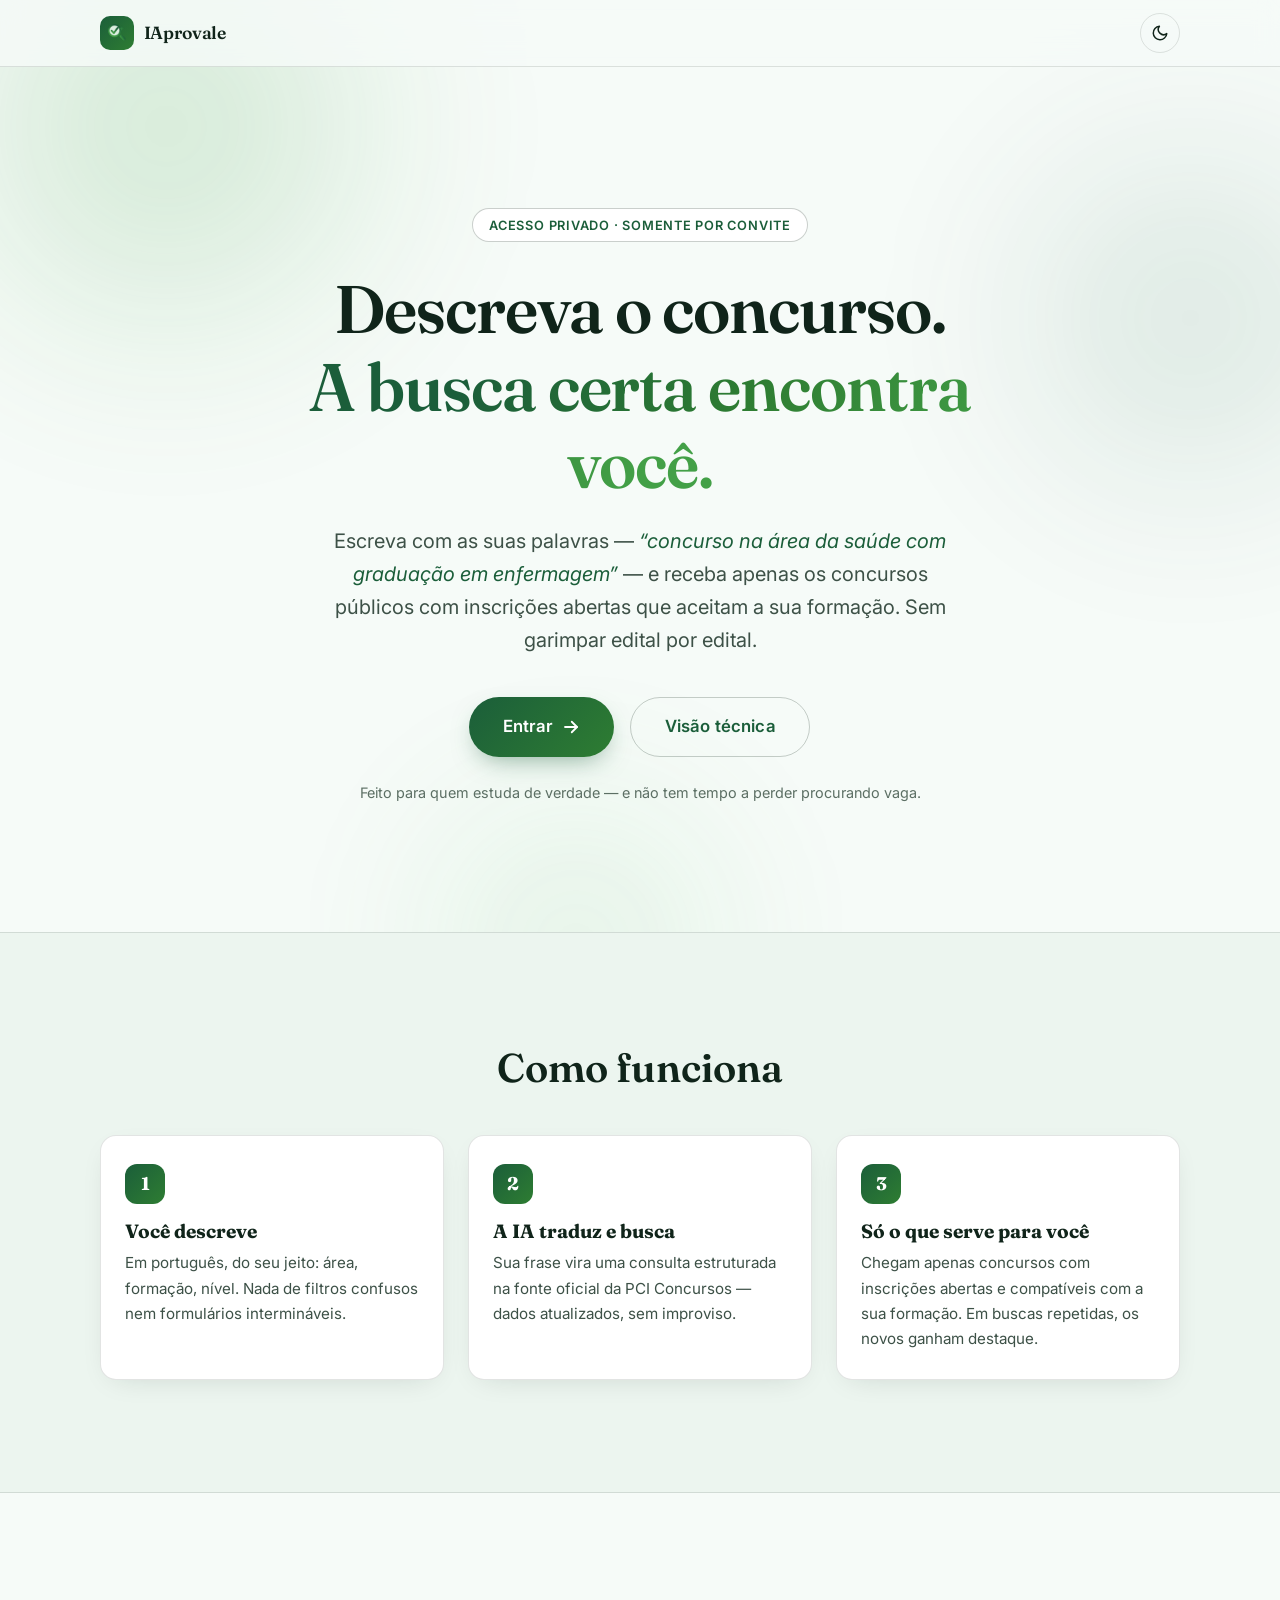
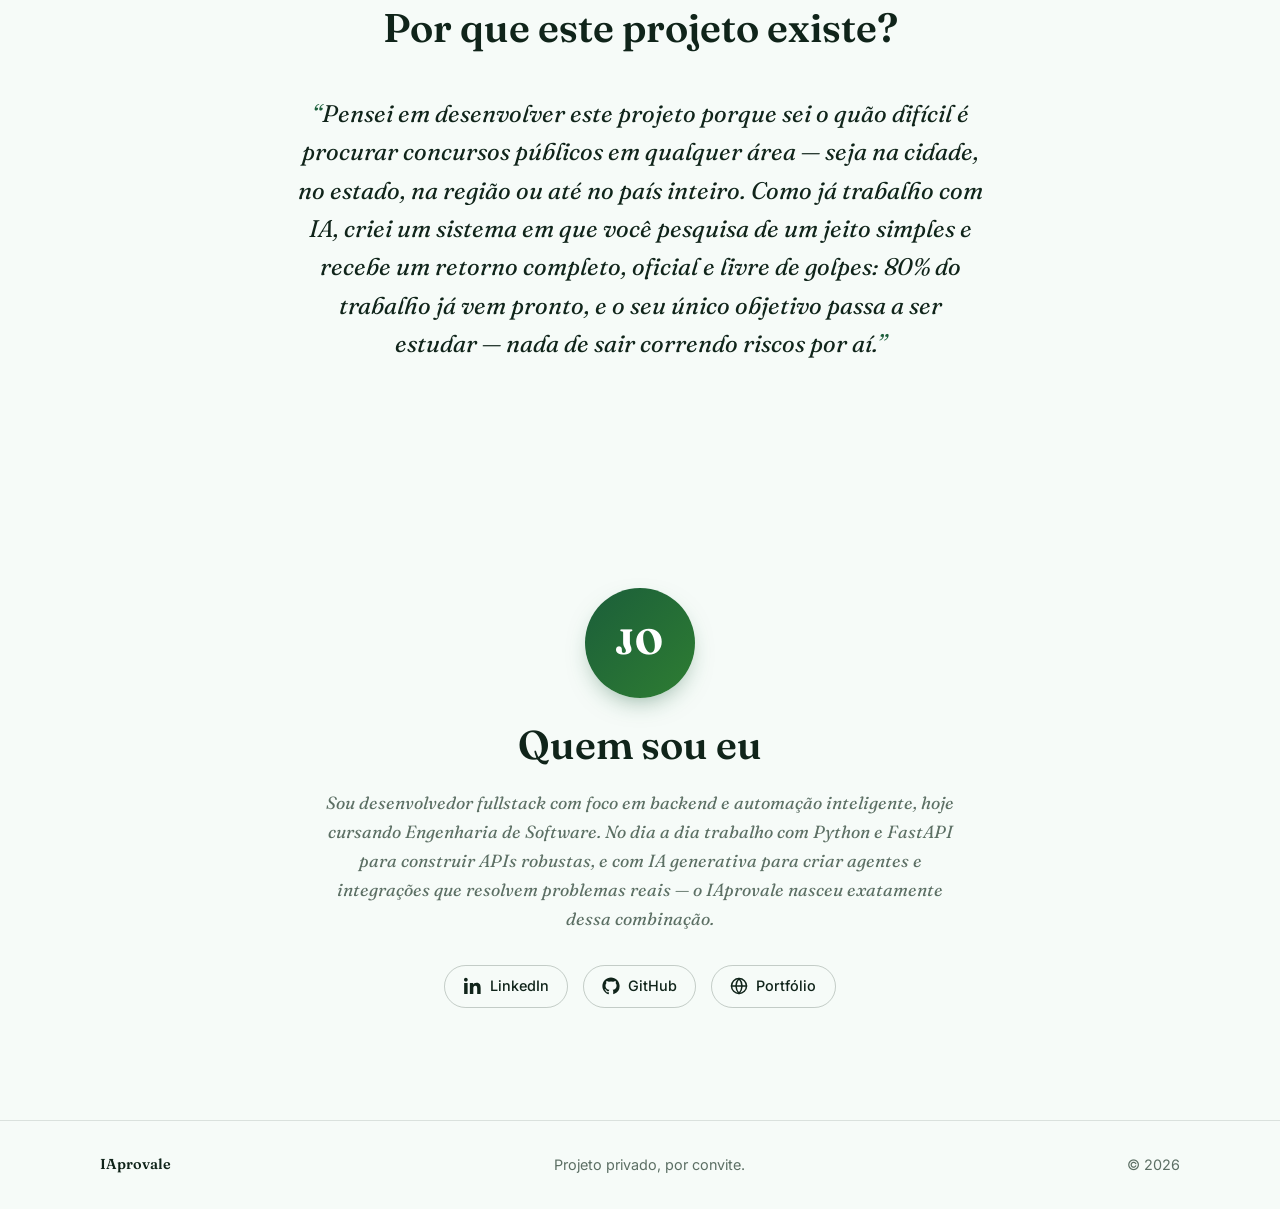
<file: web-app/homepage/index.html>
<!DOCTYPE html>
<html lang="pt-BR">
<head>
  <meta charset="UTF-8">
  <meta name="viewport" content="width=device-width, initial-scale=1.0, viewport-fit=cover">
  <meta name="description" content="IAprovale — descreva em português o concurso público que você procura e receba só as vagas abertas compatíveis com a sua formação. Acesso privado, por convite.">
  <title>IAprovale — Encontre o concurso certo para a sua formação</title>

  <script>
    (function () {
      var stored = null;
      try { stored = localStorage.getItem("cf-theme"); } catch (e) {}
      var theme = stored || (window.matchMedia && window.matchMedia("(prefers-color-scheme: dark)").matches ? "dark" : "light");
      document.documentElement.setAttribute("data-theme", theme);
    })();
  </script>

  <link rel="preconnect" href="https://fonts.googleapis.com">
  <link rel="preconnect" href="https://fonts.gstatic.com" crossorigin>
  <link href="https://fonts.googleapis.com/css2?family=Fraunces:opsz,wght@9..144,500;9..144,600;9..144,700&family=Inter:wght@400;500;600;700&display=swap" rel="stylesheet">

  <link rel="icon" href="assets/favicon.ico" sizes="any">
  <link rel="icon" type="image/png" href="assets/logo.png">
  <link rel="apple-touch-icon" href="assets/logo.png">

  <link rel="stylesheet" href="css/style.css">
</head>
<body>

  <header class="site-header">
    <div class="container header-inner">
      <a class="brand" href="#topo" aria-label="IAprovale — início">
        <span class="brand-mark" aria-hidden="true">
          <img src="assets/logo.png" alt="" width="24" height="24" class="brand-logo">
        </span>
        <span class="brand-name">IAprovale</span>
      </a>

      <button id="theme-toggle" class="theme-toggle" type="button" aria-label="Alternar tema claro/escuro">
        <svg class="icon-sun" viewBox="0 0 24 24" width="18" height="18" fill="none" stroke="currentColor" stroke-width="2" stroke-linecap="round" stroke-linejoin="round" aria-hidden="true">
          <circle cx="12" cy="12" r="4"></circle>
          <line x1="12" y1="2" x2="12" y2="4.5"></line>
          <line x1="12" y1="19.5" x2="12" y2="22"></line>
          <line x1="2" y1="12" x2="4.5" y2="12"></line>
          <line x1="19.5" y1="12" x2="22" y2="12"></line>
          <line x1="4.9" y1="4.9" x2="6.7" y2="6.7"></line>
          <line x1="17.3" y1="17.3" x2="19.1" y2="19.1"></line>
          <line x1="4.9" y1="19.1" x2="6.7" y2="17.3"></line>
          <line x1="17.3" y1="6.7" x2="19.1" y2="4.9"></line>
        </svg>
        <svg class="icon-moon" viewBox="0 0 24 24" width="18" height="18" fill="none" stroke="currentColor" stroke-width="2" stroke-linecap="round" stroke-linejoin="round" aria-hidden="true">
          <path d="M21 12.8A9 9 0 1 1 11.2 3a7 7 0 0 0 9.8 9.8z"></path>
        </svg>
      </button>
    </div>
  </header>

  <main id="topo">

    <section class="hero" aria-labelledby="hero-title">
      <div class="hero-bg" aria-hidden="true">
        <span class="blob blob-1"></span>
        <span class="blob blob-2"></span>
        <span class="blob blob-3"></span>
      </div>

      <div class="container hero-inner">
        <p class="hero-badge">Acesso privado &middot; somente por convite</p>

        <h1 id="hero-title" class="hero-title">
          Descreva o concurso.<br>
          <span class="hero-title-accent">A busca certa encontra você.</span>
        </h1>

        <p class="hero-sub">
          Escreva com as suas palavras — <em>&ldquo;concurso na área da saúde com graduação em enfermagem&rdquo;</em> —
          e receba apenas os concursos públicos com inscrições abertas que aceitam a sua formação.
          Sem garimpar edital por edital.
        </p>

        <div class="hero-cta">
          <button id="cta-primary" class="btn btn-primary btn-lg" type="button">
            Entrar
            <svg viewBox="0 0 24 24" width="18" height="18" fill="none" stroke="currentColor" stroke-width="2.4" stroke-linecap="round" stroke-linejoin="round" aria-hidden="true">
              <line x1="4" y1="12" x2="20" y2="12"></line>
              <polyline points="13 5 20 12 13 19"></polyline>
            </svg>
          </button>
          <button id="cta-secondary" class="btn btn-ghost btn-lg" type="button">
            Visão técnica
          </button>
        </div>

        <p class="hero-note">Feito para quem estuda de verdade — e não tem tempo a perder procurando vaga.</p>
      </div>
    </section>

    <section class="section how" aria-labelledby="how-title">
      <div class="container">
        <h2 id="how-title" class="section-title reveal">Como funciona</h2>
        <div class="how-grid">
          <article class="how-card reveal">
            <span class="how-step" aria-hidden="true">1</span>
            <h3>Você descreve</h3>
            <p>Em português, do seu jeito: área, formação, nível. Nada de filtros confusos nem formulários intermináveis.</p>
          </article>
          <article class="how-card reveal" style="--reveal-delay: 90ms;">
            <span class="how-step" aria-hidden="true">2</span>
            <h3>A IA traduz e busca</h3>
            <p>Sua frase vira uma consulta estruturada na fonte oficial da PCI Concursos — dados atualizados, sem improviso.</p>
          </article>
          <article class="how-card reveal" style="--reveal-delay: 180ms;">
            <span class="how-step" aria-hidden="true">3</span>
            <h3>Só o que serve para você</h3>
            <p>Chegam apenas concursos com inscrições abertas e compatíveis com a sua formação. Em buscas repetidas, os novos ganham destaque.</p>
          </article>
        </div>
      </div>
    </section>

    <section class="section why" aria-labelledby="why-title">
      <div class="container why-inner reveal">
        <h2 id="why-title" class="section-title">Por que este projeto existe?</h2>
        <blockquote class="why-quote">
          <p>Pensei em desenvolver este projeto porque sei o quão difícil é procurar concursos públicos em qualquer área — seja na cidade, no estado, na região ou até no país inteiro. Como já trabalho com IA, criei um sistema em que você pesquisa de um jeito simples e recebe um retorno completo, oficial e livre de golpes: 80% do trabalho já vem pronto, e o seu único objetivo passa a ser estudar — nada de sair correndo riscos por aí.</p>
        </blockquote>
      </div>
    </section>

    <section class="section about" aria-labelledby="about-title">
      <div class="container about-inner reveal">
        <div class="avatar" aria-hidden="true">JO</div>
        <h2 id="about-title" class="section-title about-title">Quem sou eu</h2>
        <p class="about-bio">Sou desenvolvedor fullstack com foco em backend e automação inteligente, hoje cursando Engenharia de Software. No dia a dia trabalho com Python e FastAPI para construir APIs robustas, e com IA generativa para criar agentes e integrações que resolvem problemas reais — o IAprovale nasceu exatamente dessa combinação.</p>

        <div class="about-links">
          <a class="about-link" href="https://www.linkedin.com/in/jonasaaugusto/" target="_blank" rel="noopener noreferrer" aria-label="LinkedIn">
            <svg viewBox="0 0 24 24" width="18" height="18" fill="currentColor" aria-hidden="true">
              <path d="M4.98 3.5C4.98 4.88 3.87 6 2.5 6S0 4.88 0 3.5 1.12 1 2.5 1s2.48 1.12 2.48 2.5zM.2 8h4.6v14.8H.2V8zm7.6 0h4.4v2h.06c.62-1.17 2.13-2.4 4.38-2.4 4.68 0 5.54 3.08 5.54 7.1v8.1h-4.6v-7.18c0-1.71-.03-3.92-2.39-3.92-2.39 0-2.76 1.87-2.76 3.8v7.3H7.8V8z"></path>
            </svg>
            <span>LinkedIn</span>
          </a>
          <a class="about-link" href="https://github.com/JonasaAugusto" target="_blank" rel="noopener noreferrer" aria-label="GitHub">
            <svg viewBox="0 0 24 24" width="18" height="18" fill="currentColor" aria-hidden="true">
              <path d="M12 .5C5.65.5.5 5.65.5 12c0 5.08 3.29 9.39 7.86 10.91.58.11.79-.25.79-.55v-2.15c-3.2.7-3.87-1.36-3.87-1.36-.52-1.33-1.28-1.68-1.28-1.68-1.04-.71.08-.7.08-.7 1.15.08 1.76 1.19 1.76 1.19 1.03 1.75 2.69 1.25 3.35.95.1-.75.4-1.25.72-1.54-2.55-.29-5.23-1.28-5.23-5.68 0-1.26.45-2.28 1.19-3.09-.12-.29-.52-1.46.11-3.05 0 0 .97-.31 3.18 1.18a11.1 11.1 0 0 1 5.8 0c2.2-1.49 3.17-1.18 3.17-1.18.63 1.59.23 2.76.11 3.05.74.81 1.19 1.83 1.19 3.09 0 4.41-2.69 5.38-5.25 5.67.41.35.77 1.04.77 2.1v3.11c0 .3.21.66.8.55A11.51 11.51 0 0 0 23.5 12C23.5 5.65 18.35.5 12 .5z"></path>
            </svg>
            <span>GitHub</span>
          </a>
          <a class="about-link" href="https://jonasaaugusto.github.io/" target="_blank" rel="noopener noreferrer" aria-label="Portfólio">
            <svg viewBox="0 0 24 24" width="18" height="18" fill="none" stroke="currentColor" stroke-width="2" stroke-linecap="round" stroke-linejoin="round" aria-hidden="true">
              <circle cx="12" cy="12" r="10"></circle>
              <line x1="2" y1="12" x2="22" y2="12"></line>
              <path d="M12 2a15.3 15.3 0 0 1 4 10 15.3 15.3 0 0 1-4 10 15.3 15.3 0 0 1-4-10 15.3 15.3 0 0 1 4-10z"></path>
            </svg>
            <span>Portfólio</span>
          </a>
        </div>
      </div>
    </section>

  </main>

  <footer class="site-footer">
    <div class="container footer-inner">
      <span class="footer-brand">IAprovale</span>
      <span class="footer-note">Projeto privado, por convite.</span>
      <span class="footer-copy">&copy; <span id="footer-year">2026</span></span>
    </div>
  </footer>

  <div class="modal-backdrop" id="modal-tech" hidden>
    <div class="modal modal-large" role="dialog" aria-modal="true" aria-labelledby="modal-tech-title" tabindex="-1">
      <div class="modal-header">
        <h2 id="modal-tech-title" class="modal-title">Visão técnica</h2>
        <button class="modal-close" type="button" data-close-modal aria-label="Fechar">
          <svg viewBox="0 0 24 24" width="18" height="18" fill="none" stroke="currentColor" stroke-width="2.4" stroke-linecap="round" aria-hidden="true">
            <line x1="5" y1="5" x2="19" y2="19"></line>
            <line x1="19" y1="5" x2="5" y2="19"></line>
          </svg>
        </button>
      </div>
      <div class="modal-body">
        <p class="modal-lede">
          O IAprovale é um sistema real em produção: backend, cliente desktop e integrações
          construídos com foco em confiabilidade, segurança e simplicidade de manutenção.
        </p>

        <div class="tech-grid">
          <article class="tech-card">
            <div class="tech-card-head">
              <span class="tech-icon" aria-hidden="true">
                <svg viewBox="0 0 24 24" width="20" height="20" fill="none" stroke="currentColor" stroke-width="2" stroke-linecap="round" stroke-linejoin="round">
                  <rect x="2" y="3" width="20" height="7" rx="2"></rect>
                  <rect x="2" y="14" width="20" height="7" rx="2"></rect>
                  <line x1="6" y1="6.5" x2="6.01" y2="6.5"></line>
                  <line x1="6" y1="17.5" x2="6.01" y2="17.5"></line>
                </svg>
              </span>
              <h3>Arquitetura</h3>
            </div>
            <p>
              Backend em <strong>FastAPI</strong> (Python), hospedado no <strong>Render.com</strong>.
              Banco de dados <strong>Postgres</strong> gerenciado via <strong>Supabase</strong>, com persistência real
              de usuários, perfis de formação e histórico de concursos vistos.
              Cliente desktop em Python com <strong>Tkinter + ttkbootstrap</strong> (temas claro/escuro),
              executando chamadas de rede em threads separadas para nunca travar a interface.
            </p>
          </article>

          <article class="tech-card">
            <div class="tech-card-head">
              <span class="tech-icon" aria-hidden="true">
                <svg viewBox="0 0 24 24" width="20" height="20" fill="none" stroke="currentColor" stroke-width="2" stroke-linecap="round" stroke-linejoin="round">
                  <path d="M12 2v4"></path><path d="M12 18v4"></path>
                  <path d="M4.93 4.93l2.83 2.83"></path><path d="M16.24 16.24l2.83 2.83"></path>
                  <path d="M2 12h4"></path><path d="M18 12h4"></path>
                  <path d="M4.93 19.07l2.83-2.83"></path><path d="M16.24 7.76l2.83-2.83"></path>
                  <circle cx="12" cy="12" r="3"></circle>
                </svg>
              </span>
              <h3>Inteligência artificial</h3>
            </div>
            <p>
              A busca em linguagem natural é interpretada pela API da <strong>DeepSeek</strong>,
              que traduz a frase do usuário em parâmetros estruturados de busca — a pessoa escreve
              como fala, o sistema consulta como máquina.
            </p>
          </article>

          <article class="tech-card">
            <div class="tech-card-head">
              <span class="tech-icon" aria-hidden="true">
                <svg viewBox="0 0 24 24" width="20" height="20" fill="none" stroke="currentColor" stroke-width="2" stroke-linecap="round" stroke-linejoin="round">
                  <ellipse cx="12" cy="5" rx="9" ry="3"></ellipse>
                  <path d="M21 12c0 1.66-4 3-9 3s-9-1.34-9-3"></path>
                  <path d="M3 5v14c0 1.66 4 3 9 3s9-1.34 9-3V5"></path>
                </svg>
              </span>
              <h3>Fonte de dados</h3>
            </div>
            <p>
              Um servidor <strong>MCP</strong> (Model Context Protocol) oficial da
              <strong>PCI Concursos</strong> é consultado com os parâmetros estruturados —
              sem scraping, dados sempre atualizados e estruturados na origem.
            </p>
          </article>

          <article class="tech-card">
            <div class="tech-card-head">
              <span class="tech-icon" aria-hidden="true">
                <svg viewBox="0 0 24 24" width="20" height="20" fill="none" stroke="currentColor" stroke-width="2" stroke-linecap="round" stroke-linejoin="round">
                  <polygon points="22 3 2 3 10 12.46 10 19 14 21 14 12.46 22 3"></polygon>
                </svg>
              </span>
              <h3>Filtragem e deduplicação</h3>
            </div>
            <p>
              Os resultados são filtrados por <strong>status de inscrição aberta</strong> e
              <strong>compatibilidade de formação</strong>. Buscas repetidas do mesmo usuário
              destacam apenas concursos novos, com deduplicação por ID.
            </p>
          </article>

          <article class="tech-card">
            <div class="tech-card-head">
              <span class="tech-icon" aria-hidden="true">
                <svg viewBox="0 0 24 24" width="20" height="20" fill="none" stroke="currentColor" stroke-width="2" stroke-linecap="round" stroke-linejoin="round">
                  <path d="M12 22s8-4 8-10V5l-8-3-8 3v7c0 6 8 10 8 10z"></path>
                </svg>
              </span>
              <h3>Segurança</h3>
            </div>
            <p>
              Acesso somente por convite — sem autocadastro público; só o administrador cria contas.
              Senhas nunca ficam em texto puro (hash <strong>Argon2id</strong>).
              Autenticação via token <strong>JWT</strong>. Chaves de API sensíveis (DeepSeek)
              nunca são expostas ao cliente — toda chamada de IA passa pelo backend.
            </p>
          </article>

          <article class="tech-card">
            <div class="tech-card-head">
              <span class="tech-icon" aria-hidden="true">
                <svg viewBox="0 0 24 24" width="20" height="20" fill="none" stroke="currentColor" stroke-width="2" stroke-linecap="round" stroke-linejoin="round">
                  <path d="M22 11.08V12a10 10 0 1 1-5.93-9.14"></path>
                  <polyline points="22 4 12 14.01 9 11.01"></polyline>
                </svg>
              </span>
              <h3>Qualidade</h3>
            </div>
            <p>
              Desenvolvimento orientado a testes automatizados (<strong>TDD / pytest</strong>)
              tanto no backend quanto no cliente desktop — cada funcionalidade nasce com
              seus testes.
            </p>
          </article>
        </div>
      </div>
    </div>
  </div>

  <div class="modal-backdrop" id="modal-login" hidden>
    <div class="modal modal-small" role="dialog" aria-modal="true" aria-labelledby="modal-login-title" tabindex="-1">
      <button class="modal-close" type="button" data-close-modal aria-label="Fechar">
        <svg viewBox="0 0 24 24" width="16" height="16" fill="none" stroke="currentColor" stroke-width="2.4" stroke-linecap="round" aria-hidden="true">
          <line x1="5" y1="5" x2="19" y2="19"></line>
          <line x1="19" y1="5" x2="5" y2="19"></line>
        </svg>
      </button>
      <h2 id="modal-login-title" class="modal-question">Você tem login?</h2>
      <div class="modal-choice">
        <button id="login-yes" class="btn btn-primary" type="button">Sim</button>
        <button id="login-no" class="btn btn-ghost" type="button">Não</button>
      </div>
    </div>
  </div>

  <div class="modal-backdrop" id="modal-contact" hidden>
    <div class="modal modal-medium" role="dialog" aria-modal="true" aria-labelledby="modal-contact-title" tabindex="-1">
      <div class="modal-header">
        <h2 id="modal-contact-title" class="modal-title">Solicitar acesso</h2>
        <button class="modal-close" type="button" data-close-modal aria-label="Fechar">
          <svg viewBox="0 0 24 24" width="18" height="18" fill="none" stroke="currentColor" stroke-width="2.4" stroke-linecap="round" aria-hidden="true">
            <line x1="5" y1="5" x2="19" y2="19"></line>
            <line x1="19" y1="5" x2="5" y2="19"></line>
          </svg>
        </button>
      </div>
      <div class="modal-body">
        <p class="modal-lede">
          O acesso é liberado por convite. Deixe seus dados e uma mensagem — entrarei em contato.
        </p>
        <form id="contact-form" action="https://submit-form.com/1pIuu489V" method="POST">
          <input type="hidden" name="_feedback.success.title" value="Mensagem enviada!">
          <input type="hidden" name="_feedback.success.message" value="Obrigado pelo contato — responderemos em breve.">
          <input type="hidden" name="_feedback.dark" id="feedback-dark" value="false">

          <div class="form-field">
            <label for="contact-nome">Nome</label>
            <input id="contact-nome" type="text" name="Nome" required autocomplete="name" placeholder="Seu nome completo">
          </div>

          <div class="form-field">
            <label for="contact-email">Email</label>
            <input id="contact-email" type="email" name="Email" required autocomplete="email" placeholder="voce@exemplo.com">
          </div>

          <div class="form-field">
            <label for="contact-whatsapp">WhatsApp (se possível, coloque seu número de whatsapp)</label>
            <input id="contact-whatsapp" type="tel" name="WhatsApp" autocomplete="tel" placeholder="(00) 90000-0000">
          </div>

          <div class="form-field">
            <label for="contact-mensagem">Mensagem</label>
            <textarea id="contact-mensagem" name="Mensagem" required rows="4" placeholder="Conte o que você procura — área, formação, cidade..."></textarea>
          </div>

          <button class="btn btn-primary btn-block" type="submit">Enviar mensagem</button>
        </form>
      </div>
    </div>
  </div>

  <script src="js/main.js"></script>
</body>
</html>
</file>
<file: web-app/homepage/css/style.css>
*,
*::before,
*::after {
  box-sizing: border-box;
  margin: 0;
  padding: 0;
}

html {
  scroll-behavior: smooth;
}

img,
svg {
  display: block;
  max-width: 100%;
}

button {
  font: inherit;
  cursor: pointer;
  border: none;
  background: none;
  color: inherit;
}

input,
textarea {
  font: inherit;
}

:root {
  --font-body: "Inter", system-ui, -apple-system, "Segoe UI", sans-serif;
  --font-display: "Fraunces", Georgia, "Times New Roman", serif;

  --radius-sm: 10px;
  --radius-md: 16px;
  --radius-lg: 24px;
  --container: 1080px;

  --theme-transition: background-color 0.32s ease, color 0.32s ease,
    border-color 0.32s ease, box-shadow 0.32s ease;
}

:root[data-theme="light"] {
  --bg: #f6fbf8;
  --bg-elev: #ffffff;
  --bg-soft: #ecf5ef;

  --text: #3d5147;
  --text-strong: #10241a;
  --text-muted: #5c6f64;

  --accent: #1b5e3a;
  --accent-strong: #154a2e;
  --accent-bright: #2e7d32;
  --accent-soft: #43a047;

  --border: rgba(16, 36, 26, 0.12);
  --border-strong: rgba(16, 36, 26, 0.22);

  --header-bg: rgba(246, 251, 248, 0.82);

  --title-gradient: linear-gradient(115deg, #1b5e3a 20%, #2e7d32 55%, #43a047 90%);

  --btn-primary-bg: linear-gradient(135deg, #1b5e3a, #2e7d32);
  --btn-primary-bg-hover: linear-gradient(135deg, #175232, #2a722e);
  --btn-primary-text: #ffffff;
  --btn-primary-shadow: 0 10px 26px -10px rgba(27, 94, 58, 0.55);
  --btn-primary-shadow-hover: 0 16px 34px -12px rgba(27, 94, 58, 0.65);

  --card-shadow: 0 8px 30px -14px rgba(16, 36, 26, 0.18);
  --focus-ring: #2e7d32;

  --blob-1: rgba(67, 160, 71, 0.28);
  --blob-2: rgba(27, 94, 58, 0.18);
  --blob-3: rgba(102, 187, 106, 0.22);

  --backdrop: rgba(16, 36, 26, 0.45);

  --input-bg: #ffffff;

  color-scheme: light;
}

:root[data-theme="dark"] {
  --bg: #14110d;
  --bg-elev: #1c1712;
  --bg-soft: #211b14;

  --text: #ede4d3;
  --text-strong: #f5efe4;
  --text-muted: #c4b499;

  --accent: #bd996c;
  --accent-strong: #a8865c;
  --accent-bright: #e9d9b8;
  --accent-soft: #f3e6c8;

  --border: rgba(233, 217, 184, 0.14);
  --border-strong: rgba(233, 217, 184, 0.3);

  --header-bg: rgba(20, 17, 13, 0.82);

  --title-gradient: linear-gradient(115deg, #bd996c 15%, #e9d9b8 55%, #f3e6c8 90%);

  --btn-primary-bg: linear-gradient(135deg, #bd996c, #d9bd8e);
  --btn-primary-bg-hover: linear-gradient(135deg, #cba876, #e9d9b8);
  --btn-primary-text: #1c1712;
  --btn-primary-shadow: 0 10px 28px -10px rgba(189, 153, 108, 0.45);
  --btn-primary-shadow-hover: 0 16px 36px -12px rgba(189, 153, 108, 0.55);

  --card-shadow: 0 10px 34px -16px rgba(0, 0, 0, 0.6);
  --focus-ring: #e9d9b8;

  --blob-1: rgba(189, 153, 108, 0.18);
  --blob-2: rgba(233, 217, 184, 0.1);
  --blob-3: rgba(168, 134, 92, 0.16);

  --backdrop: rgba(8, 6, 4, 0.68);

  --input-bg: #211b14;

  color-scheme: dark;
}

body {
  font-family: var(--font-body);
  font-size: 1rem;
  line-height: 1.65;
  color: var(--text);
  background-color: var(--bg);
  transition: var(--theme-transition);
  -webkit-font-smoothing: antialiased;
}

body.modal-open {
  overflow: hidden;
}

h1,
h2,
h3 {
  font-family: var(--font-display);
  color: var(--text-strong);
  line-height: 1.15;
  transition: var(--theme-transition);
}

strong {
  color: var(--text-strong);
  font-weight: 600;
}

a {
  color: var(--accent);
  transition: var(--theme-transition);
}

.container {
  width: min(var(--container), 100% - 2.5rem);
  margin-inline: auto;
}

.section {
  padding-block: clamp(4rem, 9vw, 7rem);
}

.section-title {
  font-size: clamp(1.75rem, 4vw, 2.5rem);
  font-weight: 600;
  margin-bottom: clamp(1.75rem, 4vw, 2.75rem);
}

.site-header {
  position: fixed;
  inset: 0 0 auto 0;
  z-index: 50;
  background: var(--header-bg);
  -webkit-backdrop-filter: blur(12px);
  backdrop-filter: blur(12px);
  border-bottom: 1px solid var(--border);
  transition: var(--theme-transition);
}

.header-inner {
  display: flex;
  align-items: center;
  justify-content: space-between;
  padding-block: 0.8rem;
}

.brand {
  display: inline-flex;
  align-items: center;
  gap: 0.6rem;
  text-decoration: none;
  color: var(--text-strong);
  font-weight: 600;
  letter-spacing: -0.01em;
}

.brand-mark {
  display: inline-grid;
  place-items: center;
  width: 34px;
  height: 34px;
  border-radius: 10px;
  background: var(--btn-primary-bg);
  color: var(--btn-primary-text);
  transition: var(--theme-transition);
}

.brand-logo {
  width: 24px;
  height: 24px;
  border-radius: 6px;
  object-fit: contain;
}

.brand-name {
  font-family: var(--font-display);
  font-size: 1.1rem;
}

.theme-toggle {
  display: inline-grid;
  place-items: center;
  width: 40px;
  height: 40px;
  border-radius: 50%;
  border: 1px solid var(--border);
  color: var(--text-strong);
  background: transparent;
  transition: var(--theme-transition), transform 0.18s ease;
}

.theme-toggle:hover {
  border-color: var(--border-strong);
  transform: rotate(12deg) scale(1.06);
}

:root[data-theme="light"] .icon-sun {
  display: none;
}

:root[data-theme="dark"] .icon-moon {
  display: none;
}

.btn {
  display: inline-flex;
  align-items: center;
  justify-content: center;
  gap: 0.55rem;
  padding: 0.7rem 1.5rem;
  border-radius: 999px;
  font-weight: 600;
  font-size: 0.95rem;
  letter-spacing: 0.01em;
  text-decoration: none;
  transition: var(--theme-transition), transform 0.18s ease;
  will-change: transform;
}

.btn:active {
  transform: scale(0.97);
}

.btn-lg {
  padding: 0.95rem 2.1rem;
  font-size: 1.05rem;
}

.btn-block {
  width: 100%;
}

.btn-primary {
  background: var(--btn-primary-bg);
  color: var(--btn-primary-text);
  box-shadow: var(--btn-primary-shadow);
}

.btn-primary:hover {
  background: var(--btn-primary-bg-hover);
  box-shadow: var(--btn-primary-shadow-hover);
  transform: translateY(-2px);
}

.btn-primary:hover:active {
  transform: translateY(0) scale(0.97);
}

.btn-ghost {
  background: transparent;
  color: var(--accent);
  border: 1.5px solid var(--border-strong);
}

.btn-ghost:hover {
  border-color: var(--accent);
  background: var(--bg-soft);
  transform: translateY(-2px);
}

.hero {
  position: relative;
  overflow: hidden;
  padding-block: clamp(9rem, 18vw, 13rem) clamp(5rem, 10vw, 8rem);
  text-align: center;
}

.hero-bg {
  position: absolute;
  inset: 0;
  z-index: -1;
  pointer-events: none;
}

.blob {
  position: absolute;
  border-radius: 50%;
  filter: blur(90px);
  opacity: 0.9;
  transition: var(--theme-transition);
}

.blob-1 {
  width: 46vw;
  height: 46vw;
  min-width: 340px;
  min-height: 340px;
  top: -18%;
  left: -10%;
  background: radial-gradient(circle, var(--blob-1), transparent 70%);
  animation: blob-drift 22s ease-in-out infinite alternate;
}

.blob-2 {
  width: 38vw;
  height: 38vw;
  min-width: 300px;
  min-height: 300px;
  top: 8%;
  right: -12%;
  background: radial-gradient(circle, var(--blob-2), transparent 70%);
  animation: blob-drift 28s ease-in-out infinite alternate-reverse;
}

.blob-3 {
  width: 30vw;
  height: 30vw;
  min-width: 240px;
  min-height: 240px;
  bottom: -22%;
  left: 30%;
  background: radial-gradient(circle, var(--blob-3), transparent 70%);
  animation: blob-drift 26s ease-in-out infinite alternate;
}

@keyframes blob-drift {
  from {
    transform: translate3d(0, 0, 0) scale(1);
  }
  to {
    transform: translate3d(6vw, 4vh, 0) scale(1.12);
  }
}

.hero-inner {
  max-width: 780px;
}

.hero-badge {
  display: inline-block;
  padding: 0.35rem 1rem;
  border-radius: 999px;
  border: 1px solid var(--border-strong);
  background: var(--bg-elev);
  color: var(--accent);
  font-size: 0.8rem;
  font-weight: 600;
  letter-spacing: 0.06em;
  text-transform: uppercase;
  margin-bottom: 1.75rem;
  transition: var(--theme-transition);
}

.hero-title {
  font-size: clamp(2.4rem, 6.5vw, 4.2rem);
  font-weight: 600;
  letter-spacing: -0.015em;
  margin-bottom: 1.4rem;
}

.hero-title-accent {
  background: var(--title-gradient);
  -webkit-background-clip: text;
  background-clip: text;
  color: transparent;
}

.hero-sub {
  font-size: clamp(1.05rem, 2vw, 1.25rem);
  color: var(--text);
  max-width: 620px;
  margin-inline: auto;
  margin-bottom: 2.5rem;
}

.hero-sub em {
  color: var(--accent);
  font-style: italic;
}

.hero-cta {
  display: flex;
  flex-wrap: wrap;
  gap: 1rem;
  justify-content: center;
  margin-bottom: 1.5rem;
}

.hero-note {
  font-size: 0.9rem;
  color: var(--text-muted);
}

.how {
  background: var(--bg-soft);
  border-block: 1px solid var(--border);
  transition: var(--theme-transition);
  text-align: center;
}

.how-grid {
  display: grid;
  grid-template-columns: repeat(auto-fit, minmax(240px, 1fr));
  gap: 1.5rem;
  text-align: left;
}

.how-card {
  background: var(--bg-elev);
  border: 1px solid var(--border);
  border-radius: var(--radius-md);
  padding: 1.75rem 1.5rem;
  box-shadow: var(--card-shadow);
  transition: var(--theme-transition), transform 0.25s ease;
}

.how-card:hover {
  transform: translateY(-4px);
  border-color: var(--border-strong);
}

.how-step {
  display: inline-grid;
  place-items: center;
  width: 40px;
  height: 40px;
  border-radius: 12px;
  background: var(--btn-primary-bg);
  color: var(--btn-primary-text);
  font-family: var(--font-display);
  font-size: 1.15rem;
  font-weight: 700;
  margin-bottom: 1rem;
}

.how-card h3 {
  font-size: 1.2rem;
  margin-bottom: 0.5rem;
}

.how-card p {
  font-size: 0.95rem;
  color: var(--text);
}

.why {
  text-align: center;
}

.why-inner {
  max-width: 720px;
}

.why-quote {
  margin: 0;
  padding: 0 1rem;
  border: none;
}

.why-quote p {
  font-family: var(--font-display);
  font-size: clamp(1.15rem, 2.4vw, 1.5rem);
  font-style: italic;
  line-height: 1.6;
  color: var(--text-strong);
}

.why-quote p::before {
  content: "\201C";
  color: var(--accent);
}

.why-quote p::after {
  content: "\201D";
  color: var(--accent);
}

.about-inner {
  max-width: 640px;
  text-align: center;
}

.avatar {
  display: grid;
  place-items: center;
  width: 110px;
  height: 110px;
  margin-inline: auto;
  margin-bottom: 1.5rem;
  border-radius: 50%;
  background: var(--btn-primary-bg);
  color: var(--btn-primary-text);
  font-family: var(--font-display);
  font-size: 2.2rem;
  font-weight: 700;
  letter-spacing: 0.03em;
  box-shadow: var(--btn-primary-shadow);
  transition: var(--theme-transition);
}

.about-title {
  margin-bottom: 1.25rem;
}

.about-bio {
  font-family: var(--font-display);
  font-size: 1.1rem;
  font-style: italic;
  color: var(--text-muted);
  margin-bottom: 2rem;
}

.about-links {
  display: flex;
  flex-wrap: wrap;
  justify-content: center;
  gap: 0.9rem;
}

.about-link {
  display: inline-flex;
  align-items: center;
  gap: 0.5rem;
  padding: 0.55rem 1.15rem;
  border-radius: 999px;
  border: 1px solid var(--border-strong);
  color: var(--text-strong);
  text-decoration: none;
  font-size: 0.9rem;
  font-weight: 500;
  transition: var(--theme-transition), transform 0.18s ease;
}

.about-link:hover {
  border-color: var(--accent);
  color: var(--accent);
  transform: translateY(-2px);
}

.site-footer {
  border-top: 1px solid var(--border);
  padding-block: 2rem;
  transition: var(--theme-transition);
}

.footer-inner {
  display: flex;
  flex-wrap: wrap;
  align-items: center;
  justify-content: space-between;
  gap: 0.75rem;
  font-size: 0.9rem;
  color: var(--text-muted);
}

.footer-brand {
  font-family: var(--font-display);
  font-weight: 600;
  color: var(--text-strong);
}

.modal-backdrop {
  position: fixed;
  inset: 0;
  z-index: 100;
  display: flex;
  align-items: center;
  justify-content: center;
  padding: 1.25rem;
  background: var(--backdrop);
  -webkit-backdrop-filter: blur(6px);
  backdrop-filter: blur(6px);
  opacity: 0;
  transition: opacity 0.3s ease;
}

.modal-backdrop[hidden] {
  display: none;
}

.modal-backdrop.is-open {
  opacity: 1;
}

.modal {
  position: relative;
  background: var(--bg-elev);
  border: 1px solid var(--border);
  border-radius: var(--radius-lg);
  box-shadow: 0 30px 80px -20px rgba(0, 0, 0, 0.45);
  width: 100%;
  display: flex;
  flex-direction: column;
  max-height: min(86vh, 900px);
  transform: translateY(14px) scale(0.96);
  opacity: 0;
  transition: transform 0.3s cubic-bezier(0.2, 0.9, 0.3, 1.1), opacity 0.3s ease,
    var(--theme-transition);
  outline: none;
}

.modal-backdrop.is-open .modal {
  transform: translateY(0) scale(1);
  opacity: 1;
}

.modal-large {
  max-width: 880px;
}

.modal-medium {
  max-width: 520px;
}

.modal-small {
  max-width: 380px;
  padding: 2.25rem 1.75rem 1.75rem;
  text-align: center;
}

.modal-header {
  display: flex;
  align-items: center;
  justify-content: space-between;
  gap: 1rem;
  padding: 1.5rem 1.75rem 1rem;
  border-bottom: 1px solid var(--border);
  flex-shrink: 0;
}

.modal-title {
  font-size: clamp(1.4rem, 3vw, 1.8rem);
}

.modal-body {
  padding: 1.5rem 1.75rem 1.75rem;
  overflow-y: auto;
  overscroll-behavior: contain;
}

.modal-lede {
  color: var(--text-muted);
  margin-bottom: 1.5rem;
  max-width: 60ch;
}

.modal-close {
  display: inline-grid;
  place-items: center;
  width: 38px;
  height: 38px;
  border-radius: 50%;
  border: 1px solid var(--border);
  color: var(--text-strong);
  flex-shrink: 0;
  transition: var(--theme-transition), transform 0.18s ease;
}

.modal-close:hover {
  border-color: var(--border-strong);
  transform: scale(1.08);
}

.modal-small .modal-close {
  position: absolute;
  top: 0.9rem;
  right: 0.9rem;
  width: 32px;
  height: 32px;
}

.modal-question {
  font-size: 1.5rem;
  margin-bottom: 1.5rem;
}

.modal-choice {
  display: flex;
  justify-content: center;
  gap: 0.9rem;
}

.modal-choice .btn {
  min-width: 110px;
}

.tech-grid {
  display: grid;
  grid-template-columns: repeat(auto-fit, minmax(280px, 1fr));
  gap: 1.1rem;
}

.tech-card {
  background: var(--bg-soft);
  border: 1px solid var(--border);
  border-radius: var(--radius-md);
  padding: 1.35rem 1.3rem;
  transition: var(--theme-transition);
}

.tech-card:hover {
  border-color: var(--border-strong);
}

.tech-card-head {
  display: flex;
  align-items: center;
  gap: 0.75rem;
  margin-bottom: 0.7rem;
}

.tech-icon {
  display: inline-grid;
  place-items: center;
  width: 40px;
  height: 40px;
  border-radius: 12px;
  background: var(--btn-primary-bg);
  color: var(--btn-primary-text);
  flex-shrink: 0;
}

.tech-card h3 {
  font-size: 1.1rem;
}

.tech-card p {
  font-size: 0.92rem;
  color: var(--text);
}

.form-field {
  margin-bottom: 1.15rem;
  text-align: left;
}

.form-field label {
  display: block;
  font-size: 0.88rem;
  font-weight: 600;
  color: var(--text-strong);
  margin-bottom: 0.4rem;
}

.form-field input,
.form-field textarea {
  width: 100%;
  padding: 0.7rem 0.9rem;
  border-radius: var(--radius-sm);
  border: 1.5px solid var(--border-strong);
  background: var(--input-bg);
  color: var(--text-strong);
  transition: var(--theme-transition);
}

.form-field input::placeholder,
.form-field textarea::placeholder {
  color: var(--text-muted);
  opacity: 0.75;
}

.form-field input:focus,
.form-field textarea:focus {
  outline: none;
  border-color: var(--accent);
  box-shadow: 0 0 0 3px color-mix(in srgb, var(--accent) 22%, transparent);
}

.form-field textarea {
  resize: vertical;
  min-height: 110px;
}

.reveal {
  opacity: 0;
  transform: translateY(24px);
  transition: opacity 0.6s ease, transform 0.6s ease;
  transition-delay: var(--reveal-delay, 0ms);
}

.reveal.is-visible {
  opacity: 1;
  transform: translateY(0);
}

:focus-visible {
  outline: 2.5px solid var(--focus-ring);
  outline-offset: 3px;
  border-radius: 4px;
}

.btn:focus-visible,
.theme-toggle:focus-visible,
.modal-close:focus-visible,
.about-link:focus-visible {
  outline-offset: 4px;
  border-radius: 999px;
}

@media (prefers-reduced-motion: reduce) {
  html {
    scroll-behavior: auto;
  }

  *,
  *::before,
  *::after {
    animation-duration: 0.01ms !important;
    animation-iteration-count: 1 !important;
    transition-duration: 0.01ms !important;
    transition-delay: 0ms !important;
  }

  .reveal {
    opacity: 1;
    transform: none;
  }
}

.site-header {
  padding-top: env(safe-area-inset-top, 0px);
}

.site-footer {
  padding-bottom: calc(2rem + env(safe-area-inset-bottom, 0px));
}

.modal-backdrop {
  padding: max(1.25rem, env(safe-area-inset-top, 0px))
    max(1.25rem, env(safe-area-inset-right, 0px))
    max(1.25rem, env(safe-area-inset-bottom, 0px))
    max(1.25rem, env(safe-area-inset-left, 0px));
}

@media (max-width: 768px) {
  .tech-grid {
    grid-template-columns: 1fr;
  }
}

@media (max-width: 560px) {
  .hero {
    padding-block: clamp(6.5rem, 22vw, 9rem) clamp(3.5rem, 10vw, 5rem);
  }

  .hero-cta {
    flex-direction: column;
    align-items: stretch;
  }

  .hero-cta .btn {
    width: 100%;
  }

  .how-grid {
    grid-template-columns: 1fr;
  }

  .modal-choice {
    flex-direction: column;
  }

  .modal-choice .btn {
    width: 100%;
  }

  .footer-inner {
    flex-direction: column;
    text-align: center;
  }

  .modal-header,
  .modal-body {
    padding-inline: 1.25rem;
  }
}

@media (max-width: 380px) {
  .avatar {
    width: 88px;
    height: 88px;
    font-size: 1.8rem;
  }

  .brand-name {
    font-size: 1rem;
  }
}

@media (hover: none) and (pointer: coarse) {
  .theme-toggle,
  .modal-close {
    width: 44px;
    height: 44px;
  }

  .modal-small .modal-close {
    width: 40px;
    height: 40px;
  }

  .btn {
    min-height: 44px;
  }

  .form-field input,
  .form-field textarea {
    font-size: 16px;
  }
}
</file>
